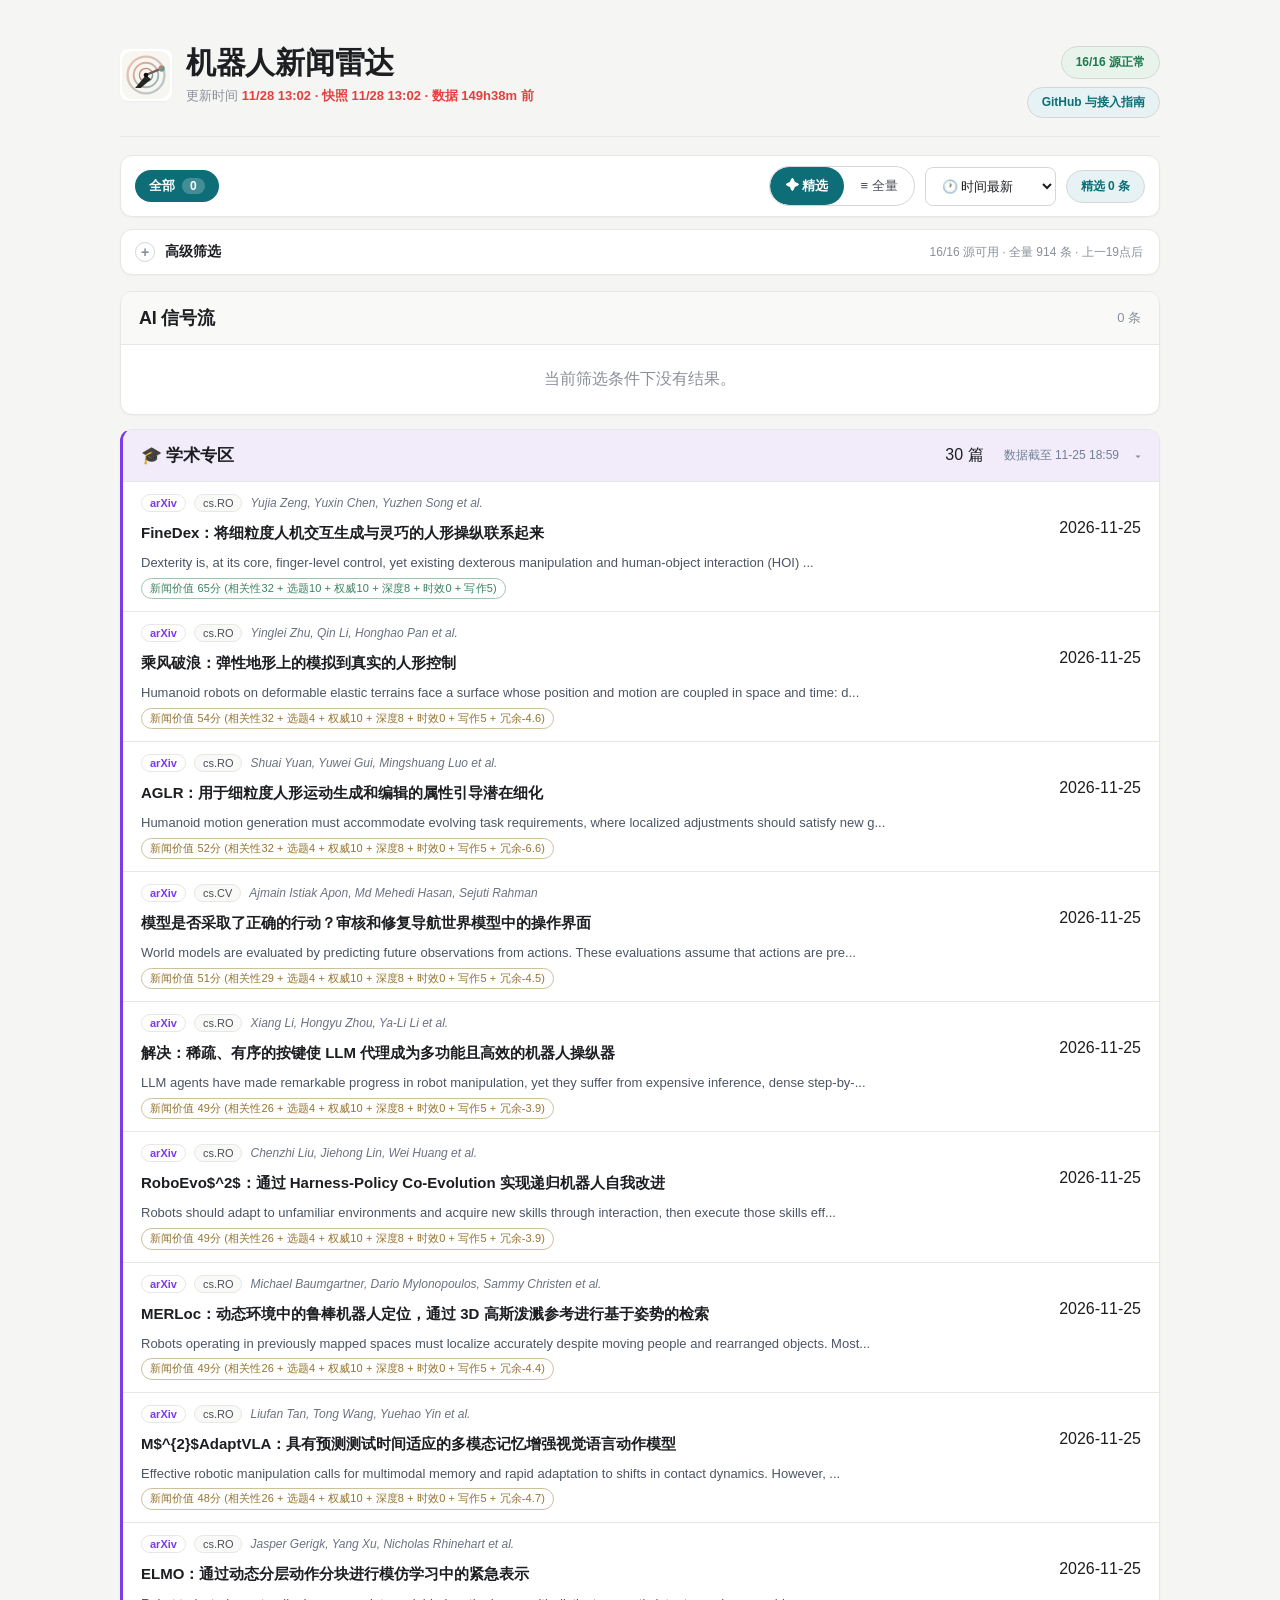
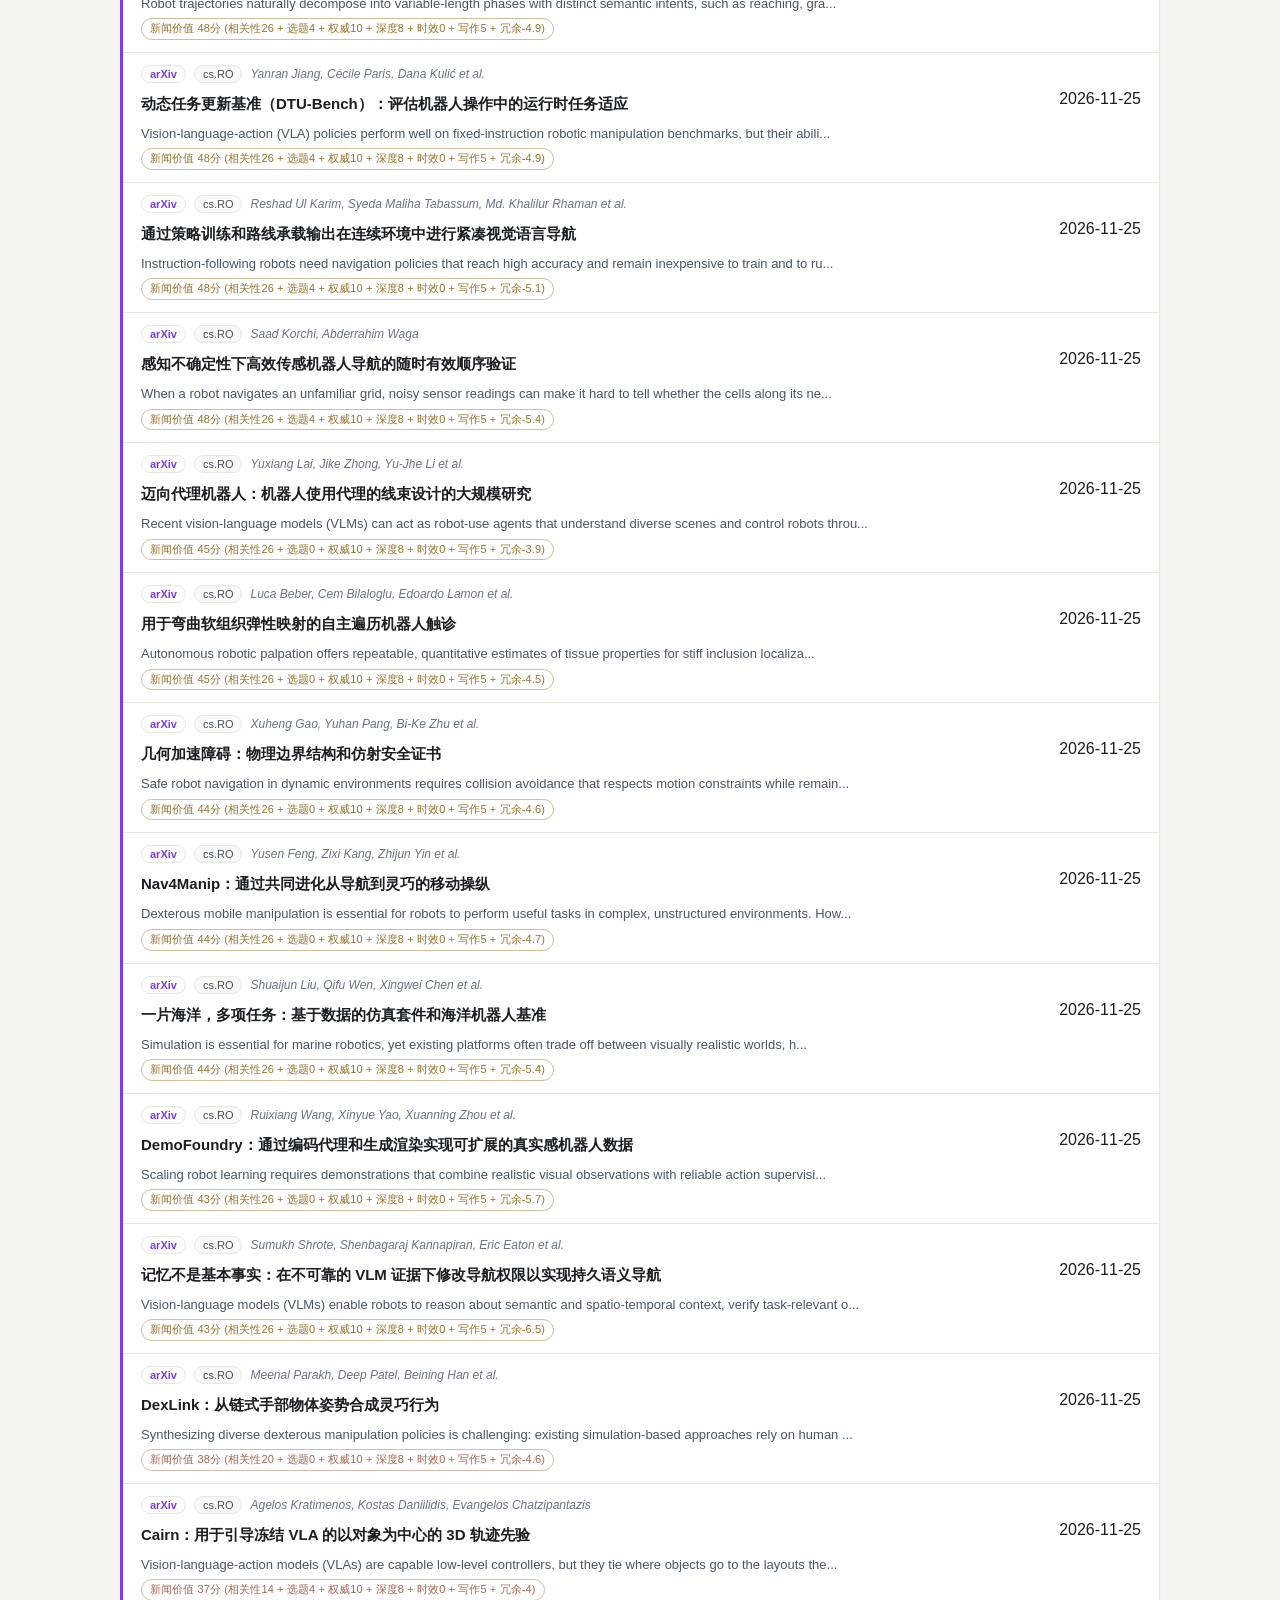
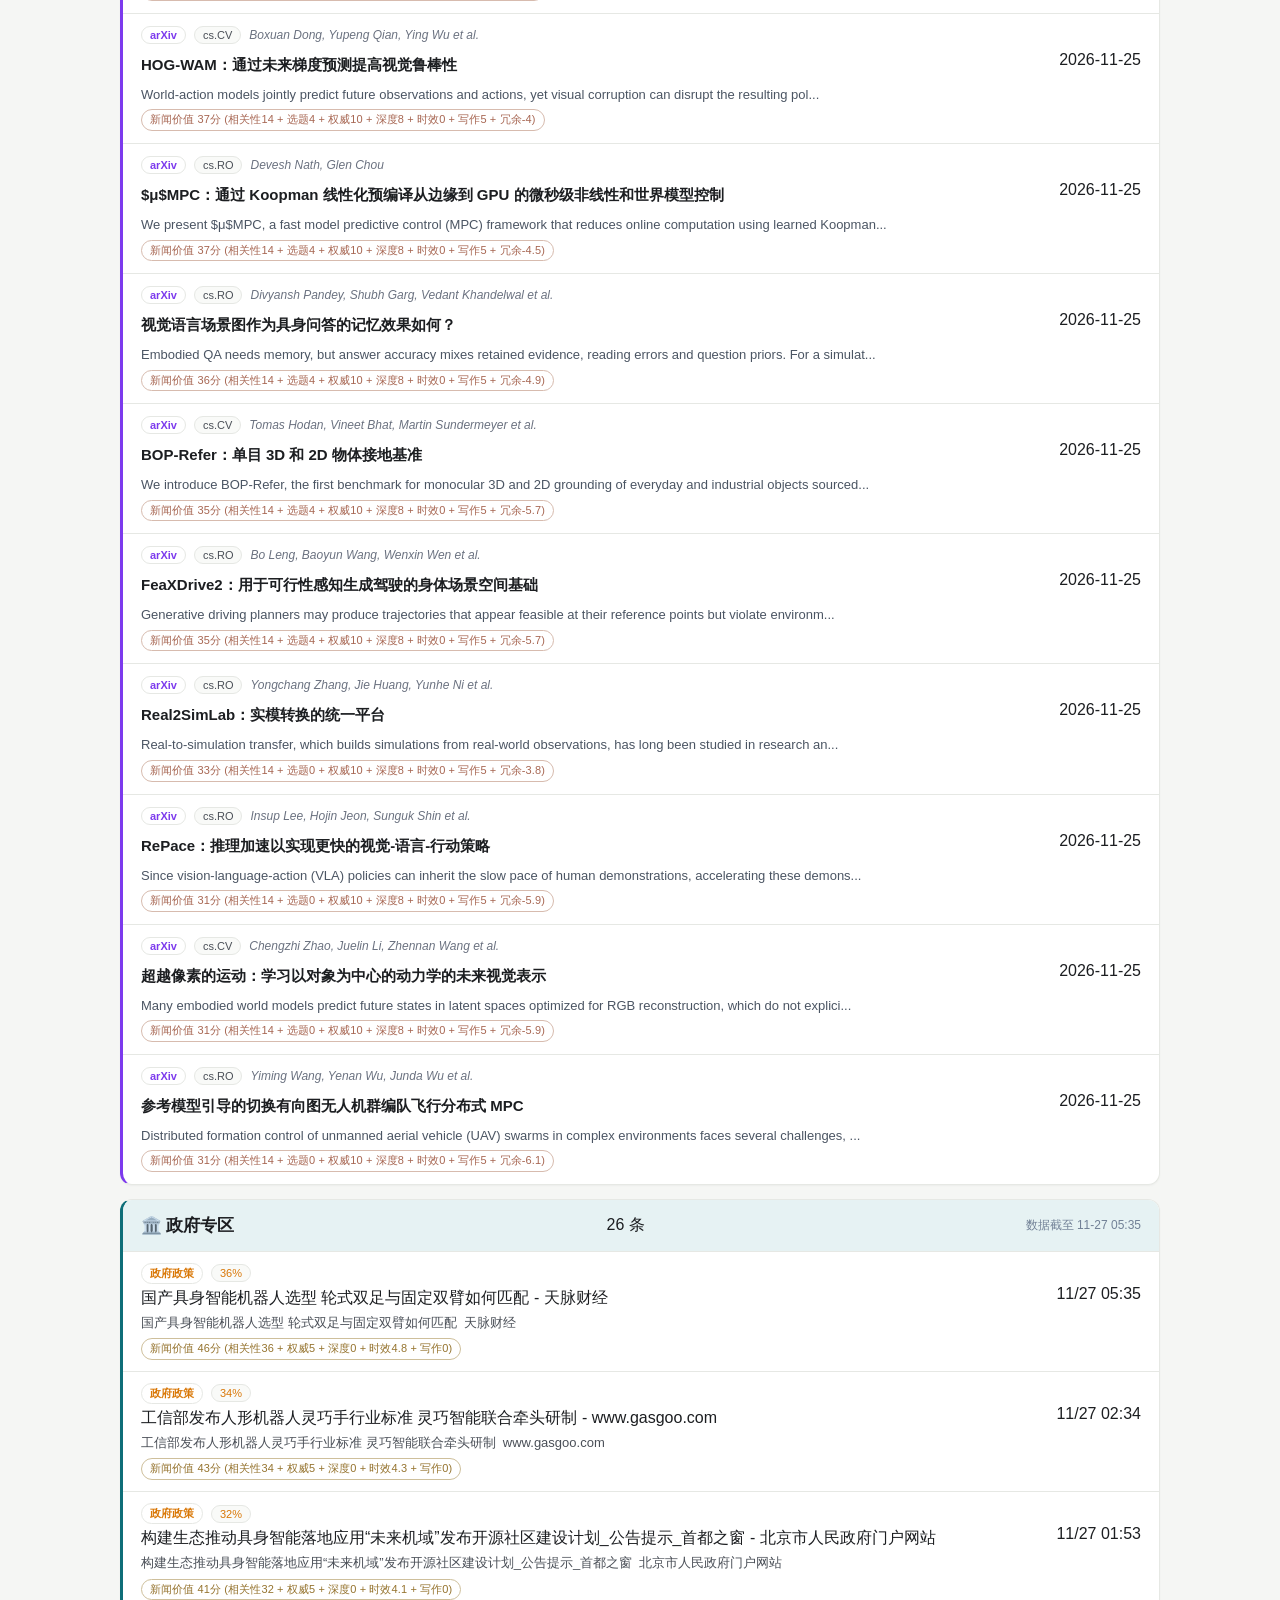
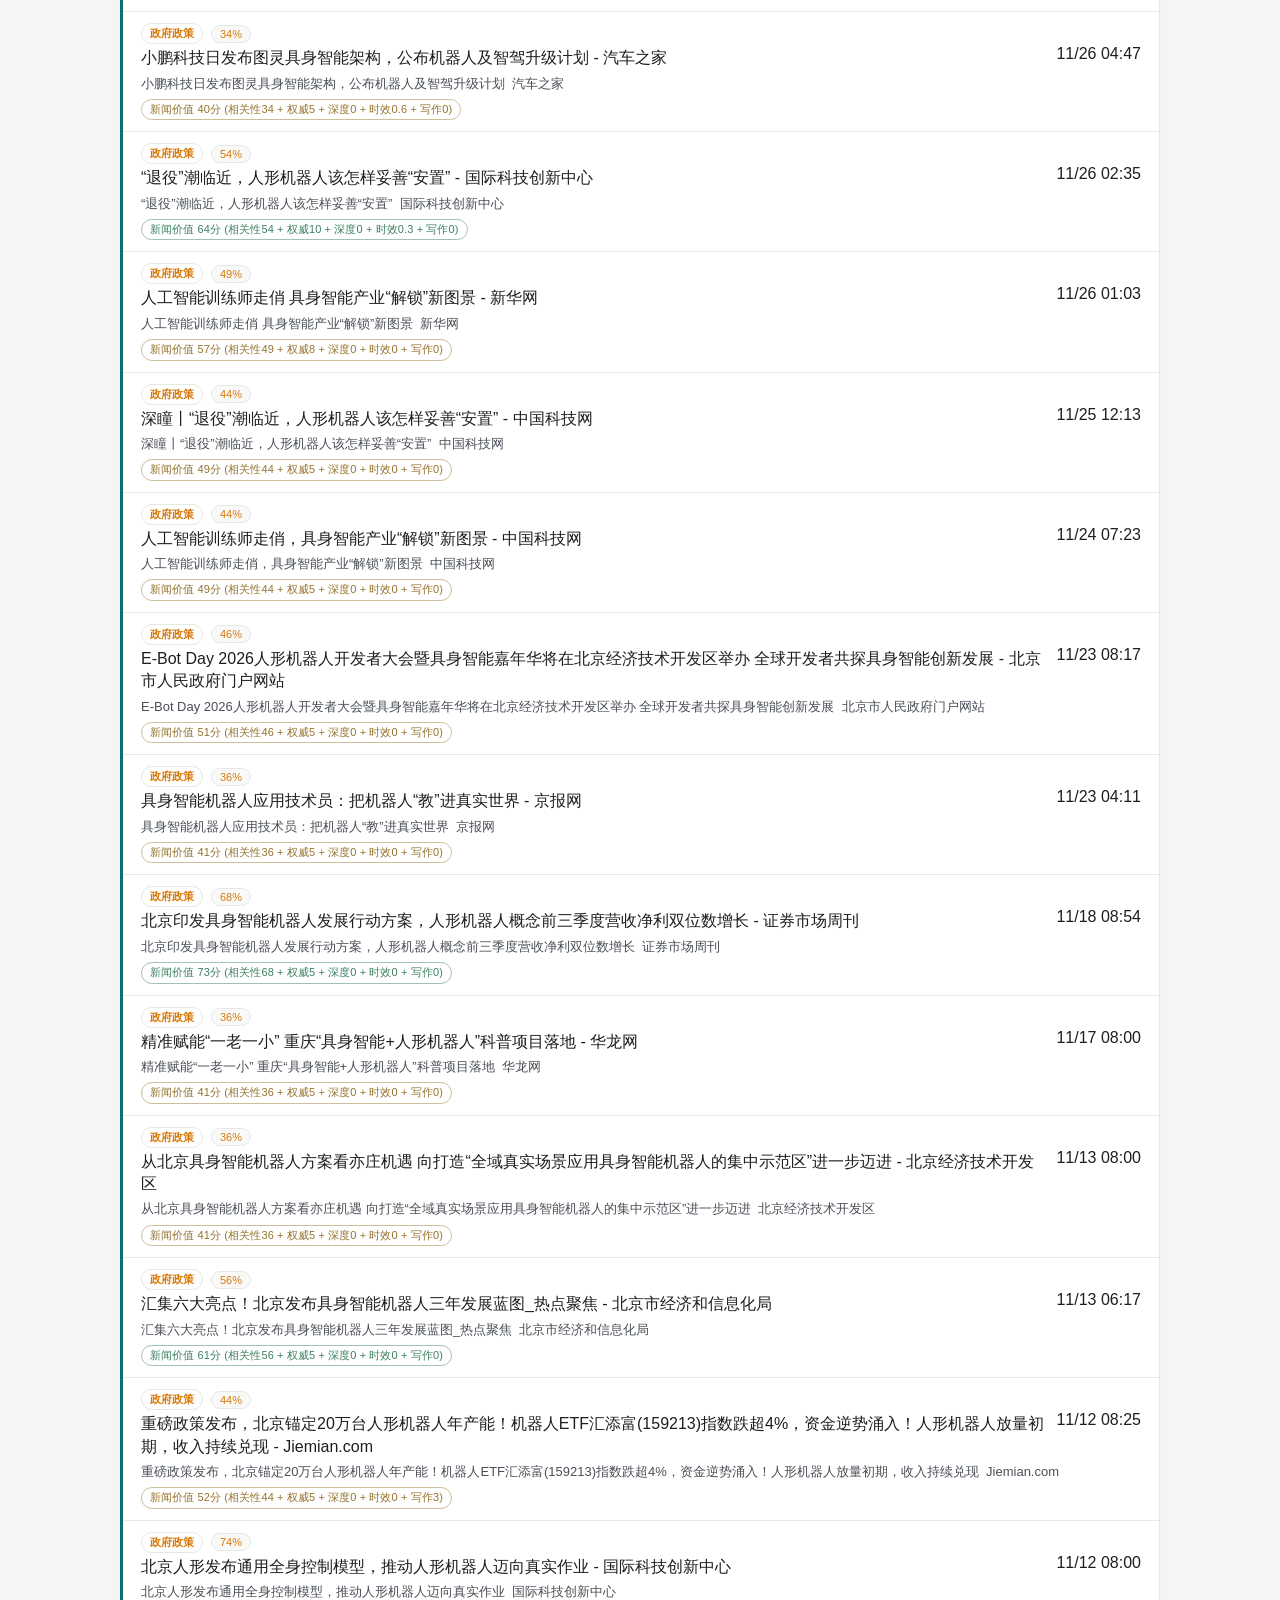
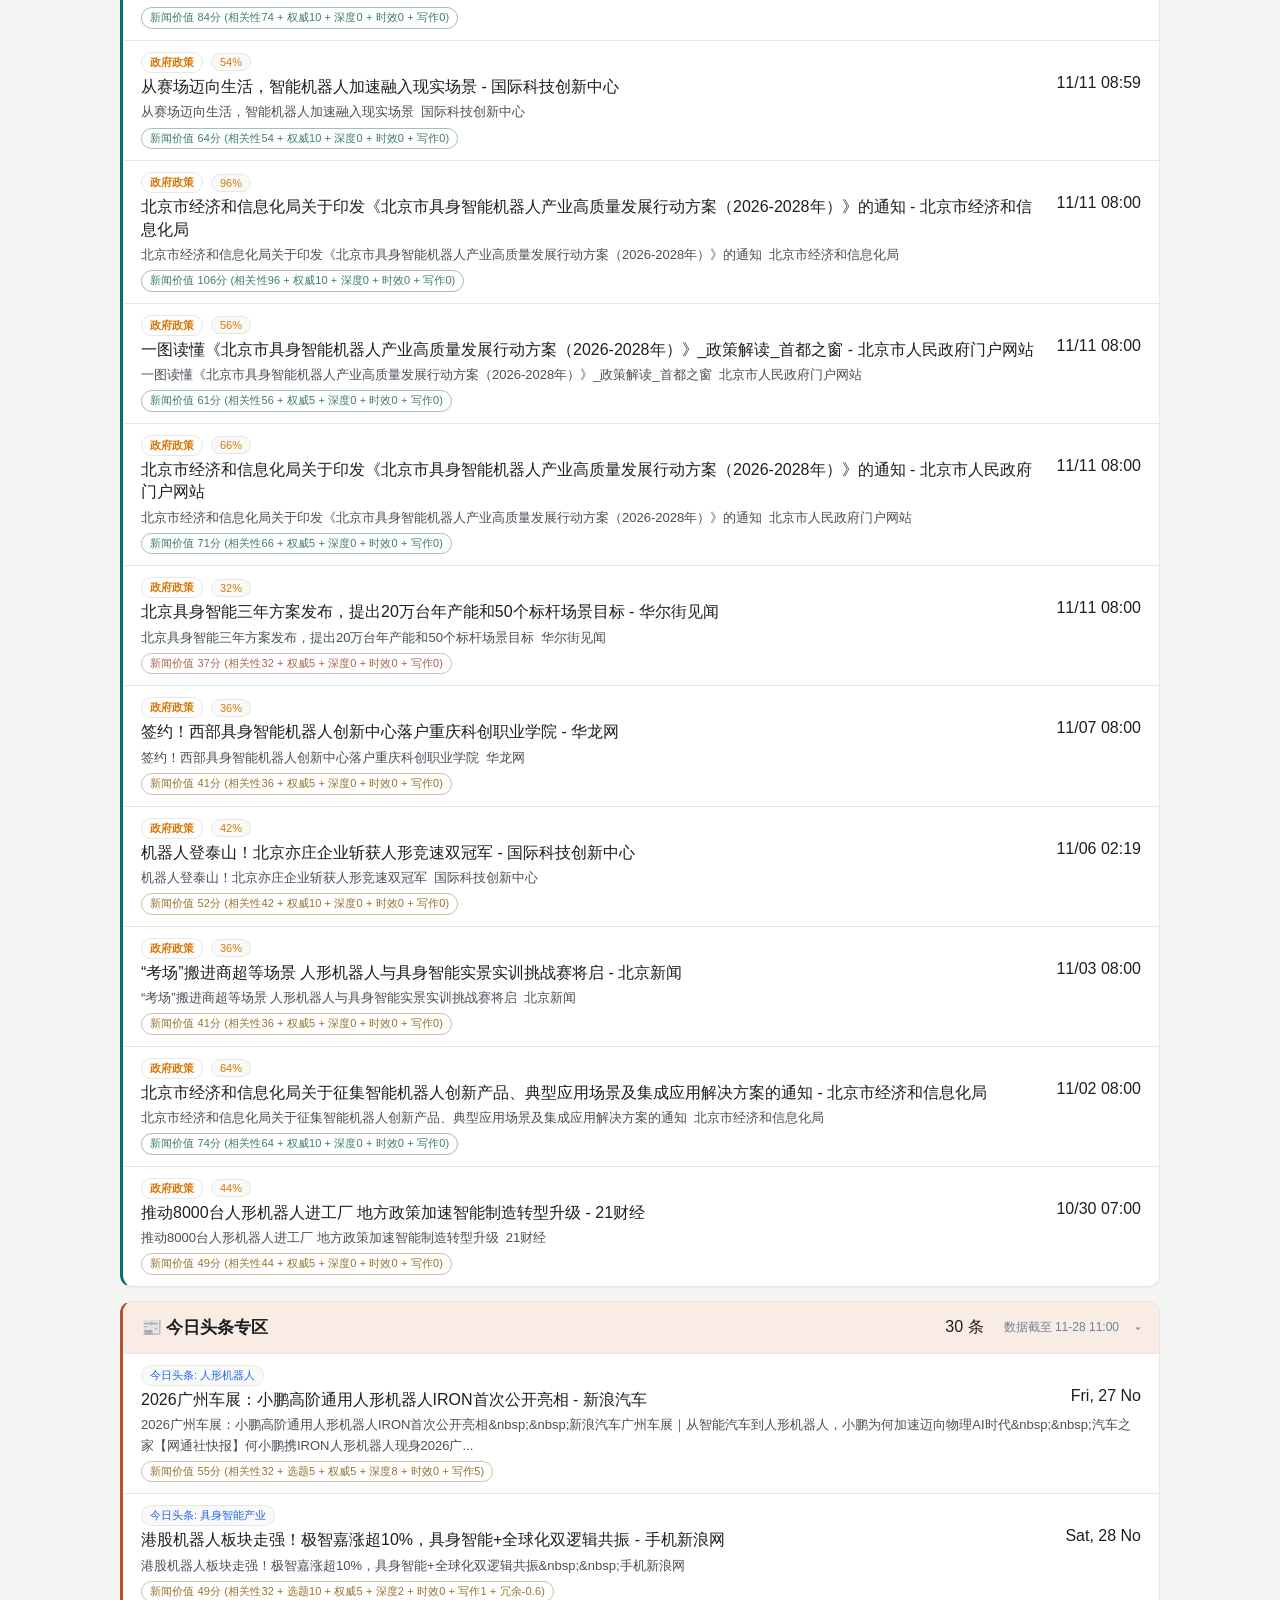
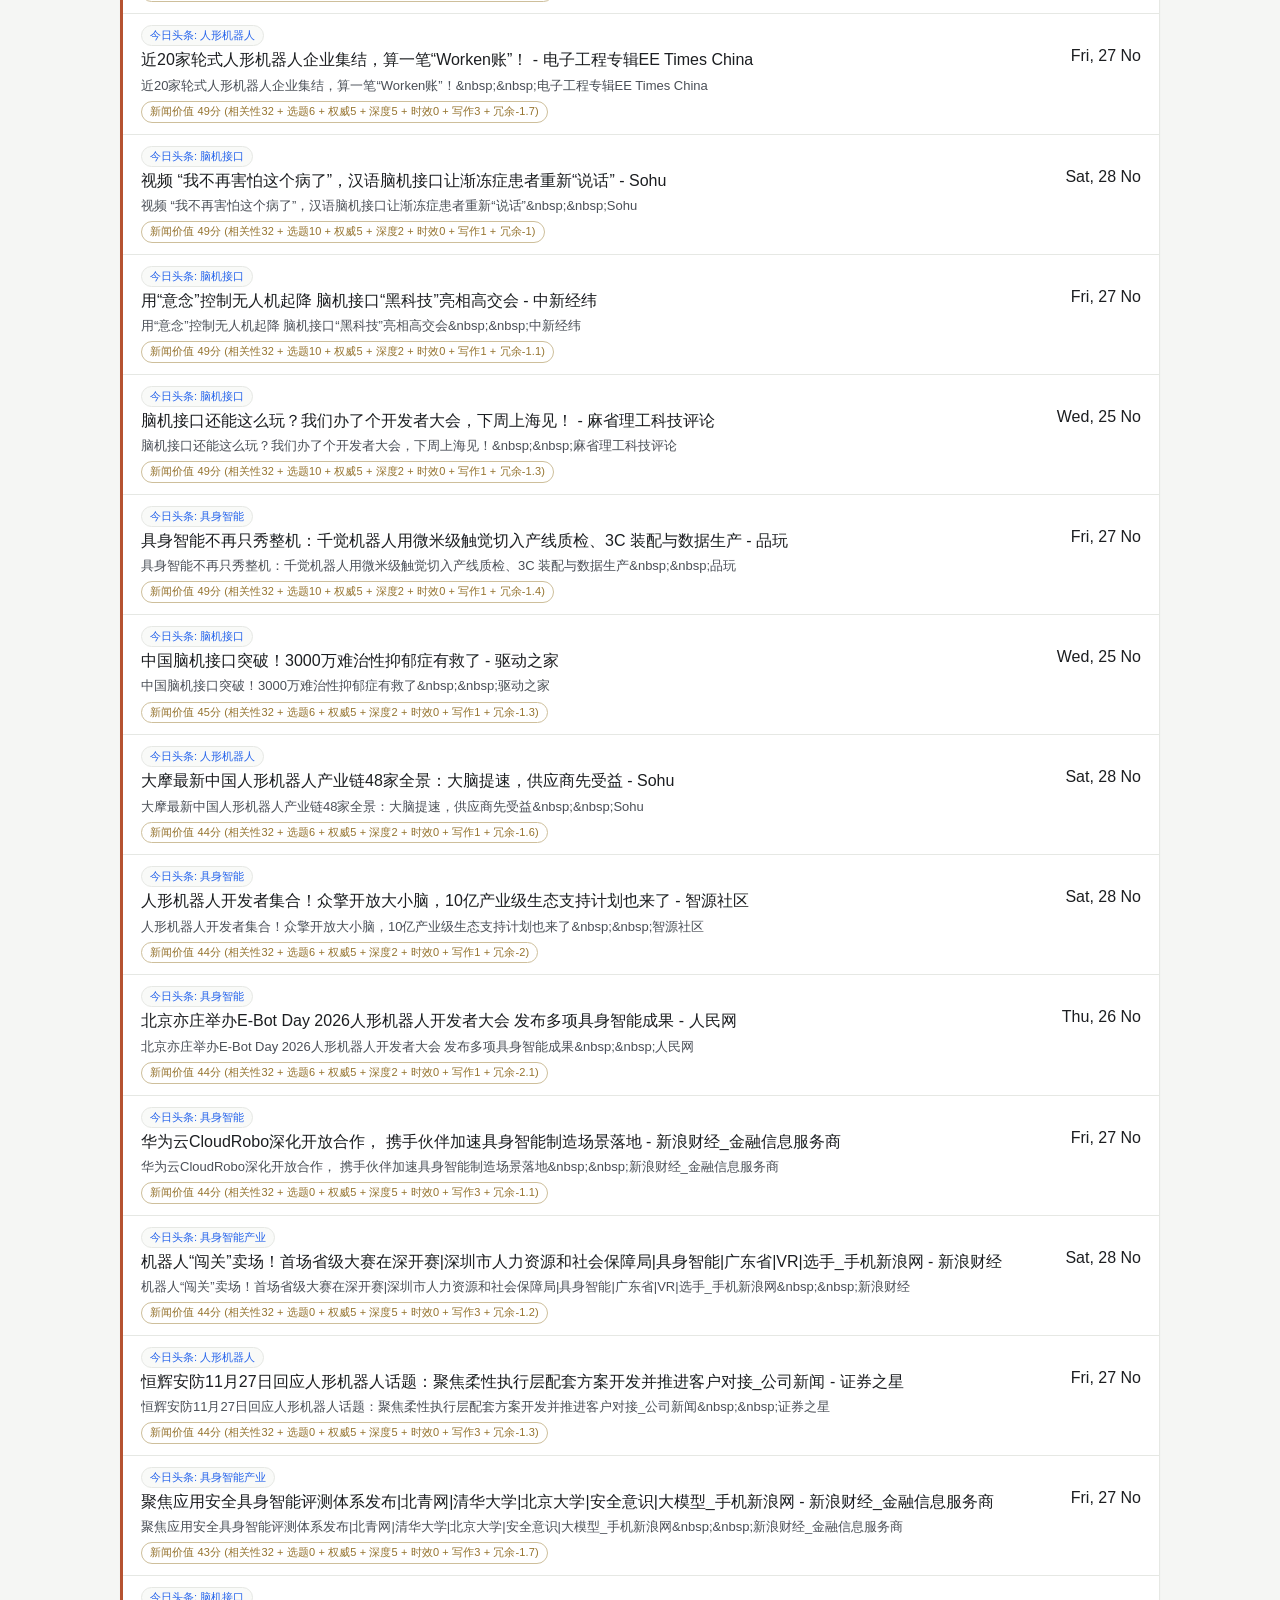
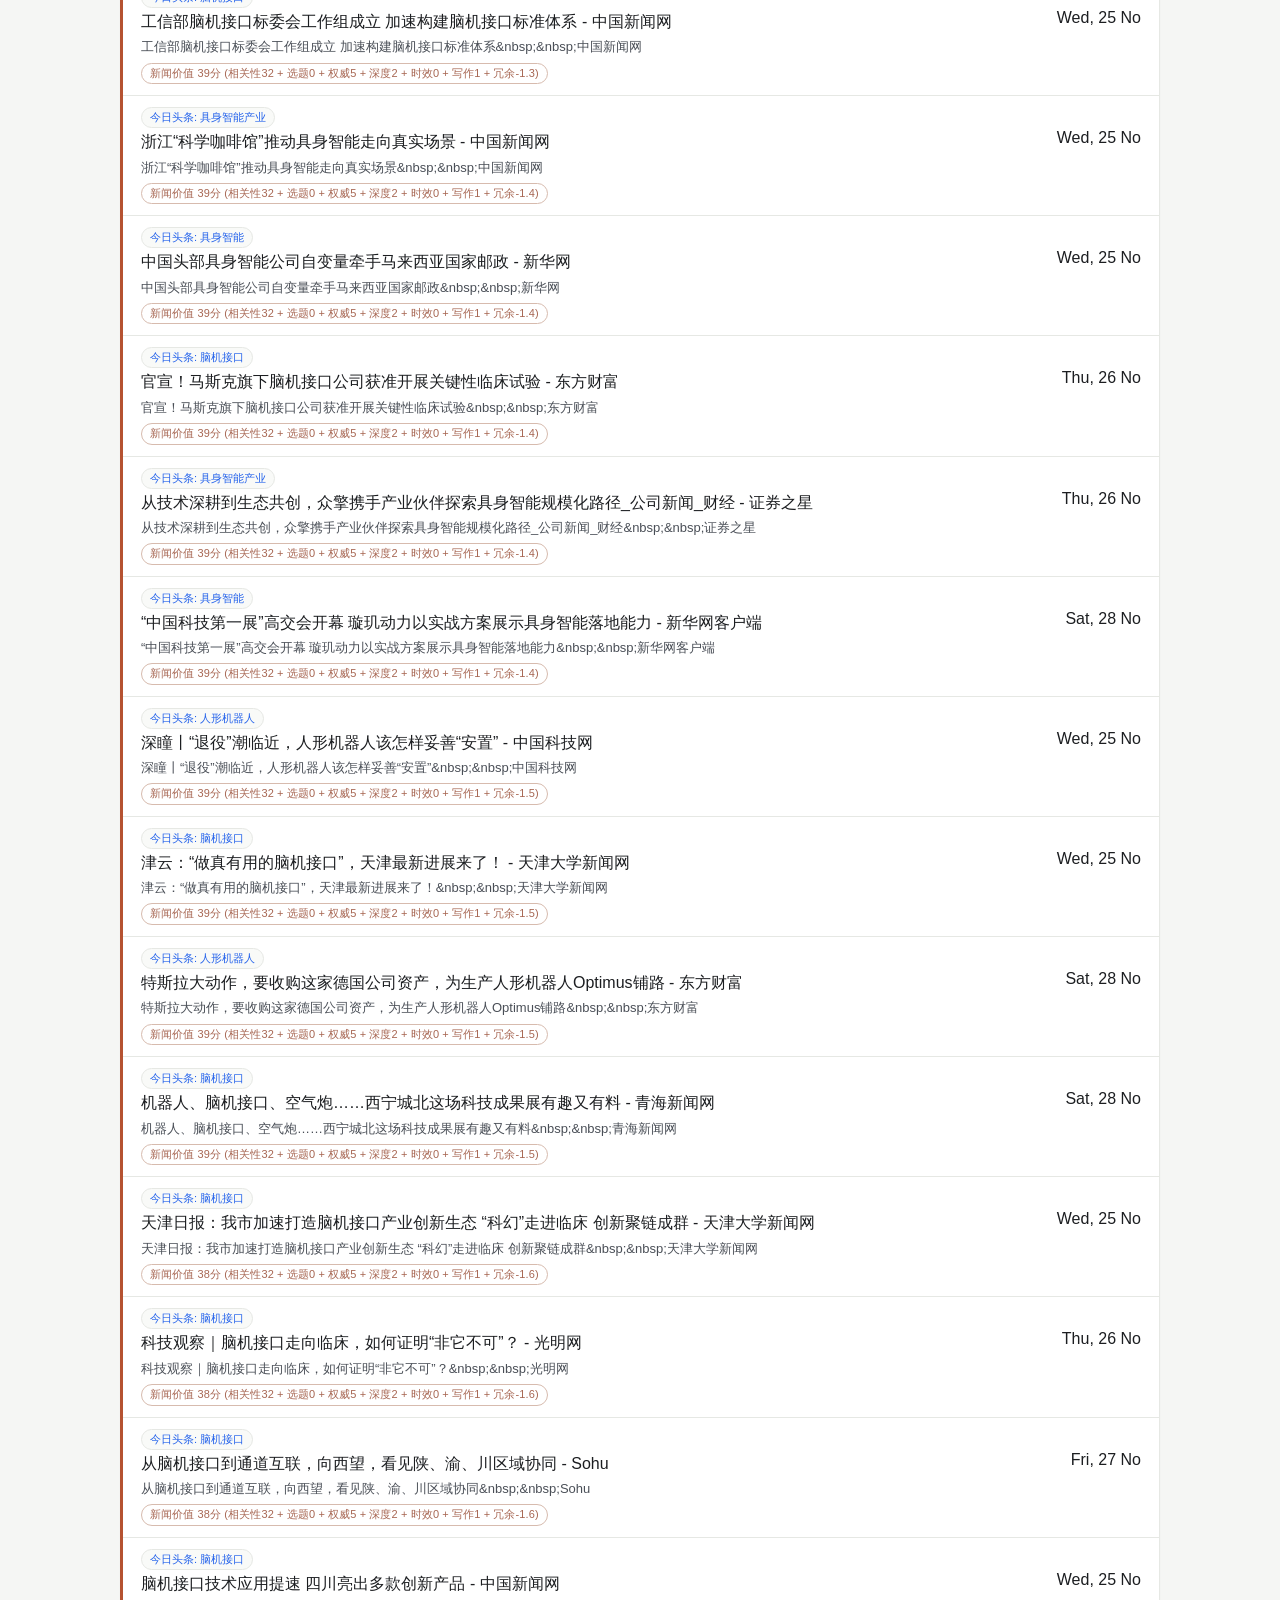
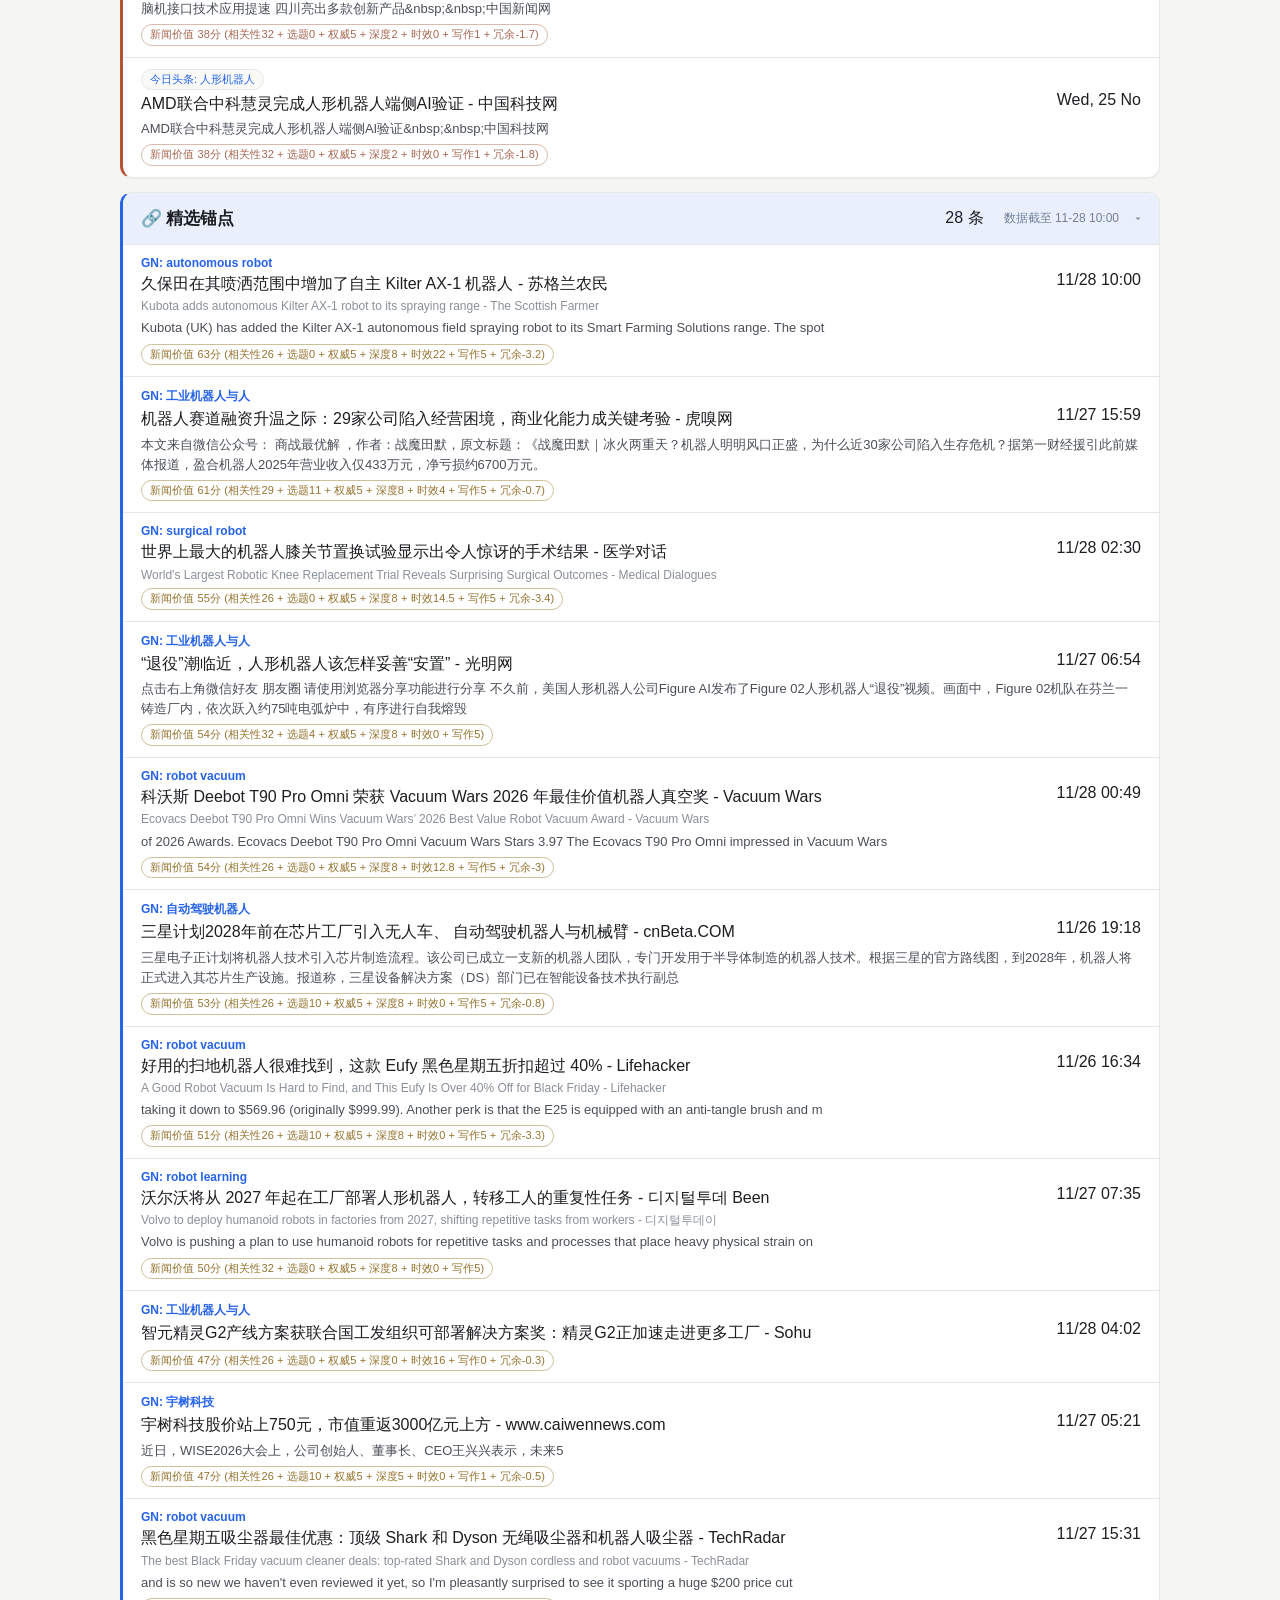
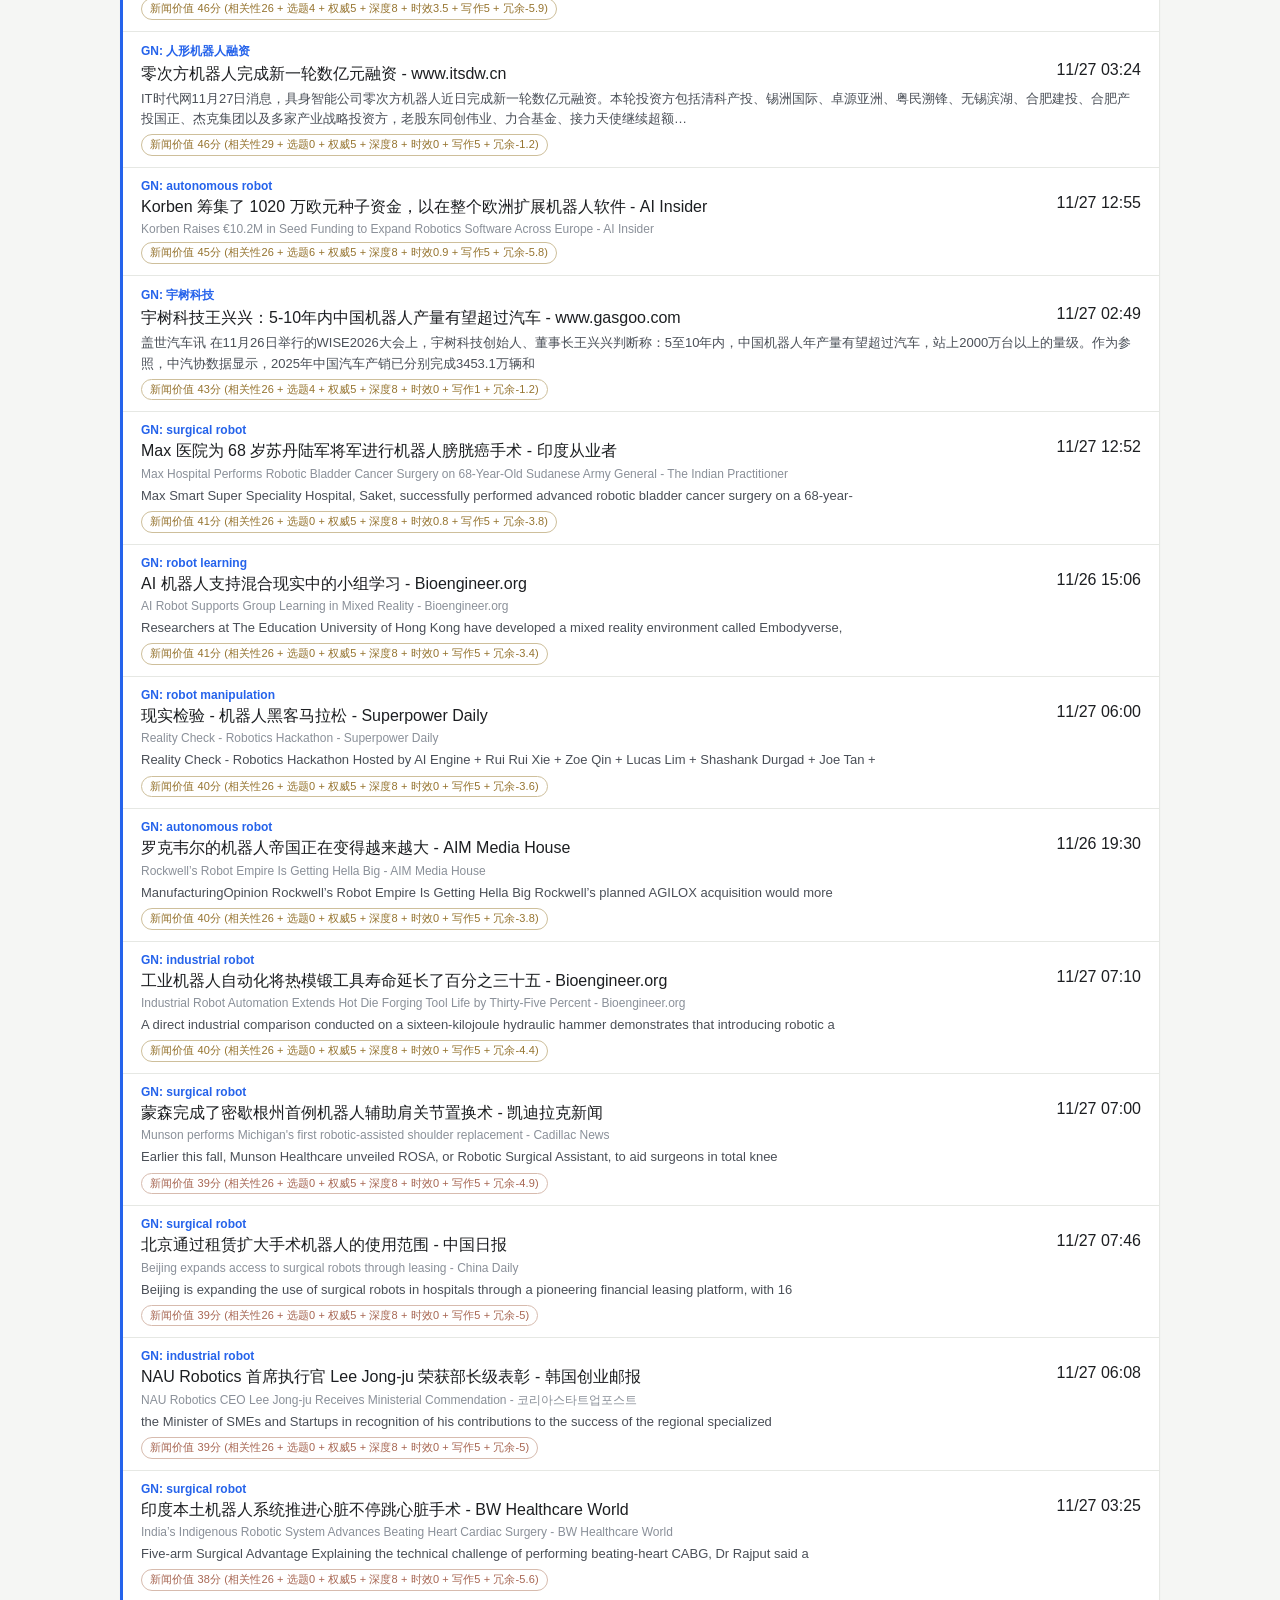
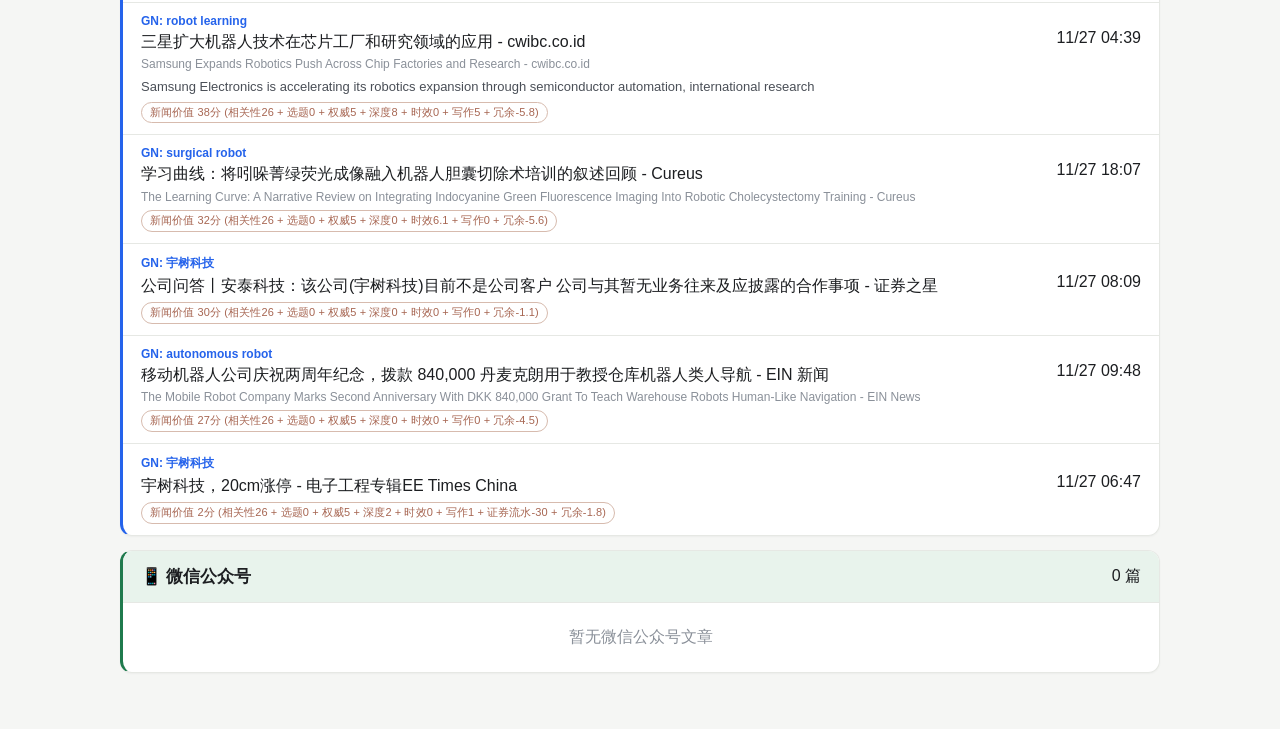
<file: index.html>
﻿<!doctype html>
<html lang="zh-CN">
  <head>
    <meta charset="UTF-8" />
    <meta name="viewport" content="width=device-width, initial-scale=1.0" />
    <title>机器人新闻雷达｜24 小时机器人更新雷达</title>
    <meta
      name="description"
      content="自动整理过去 24 小时值得看的机器人、具身智能、脑机接口更新；由 Jack 团队精选精准来源。"
    />
    <link rel="canonical" href="https://jackliu-teadrinker.github.io/ai-news-radar/" />
    <meta property="og:title" content="机器人新闻雷达｜24 小时机器人更新雷达" />
    <meta
      property="og:description"
      content="自动整理过去 24 小时值得看的机器人、具身智能、脑机接口更新；由 Jack 团队精选精准来源。"
    />
    <meta property="og:type" content="website" />
    <meta property="og:url" content="https://jackliu-teadrinker.github.io/ai-news-radar/" />
    <meta property="og:site_name" content="机器人新闻雷达" />
    <meta name="twitter:card" content="summary" />
    <meta name="twitter:title" content="机器人新闻雷达｜24 小时机器人更新雷达" />
    <meta
      name="twitter:description"
      content="自动整理过去 24 小时值得看的机器人、具身智能、脑机接口更新；由 Jack 团队精选精准来源。"
    />
    <link rel="icon" href="./assets/logo.svg" type="image/svg+xml" />
    <link rel="stylesheet" href="./assets/styles.css?v=20261015040710" />
  </head>
  <body>
    <main class="shell">
      <header class="hero">
        <div class="hero-main">
          <div class="hero-headline">
            <img class="hero-logo" src="./assets/logo.svg" alt="机器人新闻雷达 Logo" />
            <div>
              <h1>机器人新闻雷达</h1>
              <p class="hero-updated"><span class="updated-label">更新时间</span> <span class="updated" id="updatedAt">加载中...</span></p>
            </div>
          </div>
        </div>
        <div class="hero-side">
          <button class="src-badge" id="sourceBadge" type="button" title="点击展开高级筛选查看源健康与来源明细">源状态加载中…</button>
          <a class="gh-pill" href="https://github.com/Jackliu-teadrinker/ai-news-radar" target="_blank" rel="noopener noreferrer">GitHub 与接入指南</a>
        </div>
      </header>

      <section class="primary-controls" aria-label="筛选与排序">
        <section class="category-bar" id="categoryBar"></section>
        <div class="mode-switch">
          <button id="modeAiBtn" class="mode-btn active" type="button">✦ 精选</button>
          <button id="modeAllBtn" class="mode-btn" type="button">≡ 全量</button>
        </div>
        <select id="sortSelect" title="排序方式">
          <option value="time">🕐 时间最新</option>
          <option value="priority">🔢 分区优先级</option>
          <option value="total_score">⭐ 五维总分</option>
          <option value="relevance">🎯 相关性</option>
          <option value="authority">🏛️ 权威性</option>
          <option value="depth">📊 内容深度</option>
          <option value="timeliness">⏰ 时效性</option>
        </select>
        <span class="mode-count" id="modeCountBadge"></span>
      </section>

      <details class="advanced-panel" id="advancedPanel">
        <summary>
          <span>高级筛选</span>
          <span class="advanced-summary" id="advancedSummary">按站点搜索，或检查各信源采集是否正常</span>
        </summary>
        <div class="advanced-content">
          <div class="advanced-search">
            <input id="searchInput" type="search" placeholder="搜索标题 / 来源 / 关键词" />
          </div>
          <div class="advanced-controls">
            <label class="field">
              <span>站点</span>
              <select id="siteSelect">
                <option value="">全部站点</option>
              </select>
            </label>
            <label id="allDedupeWrap" class="all-dedupe" for="allDedupeToggle">
              <input id="allDedupeToggle" type="checkbox" checked />
              <span class="all-dedupe-dot"></span>
              <span id="allDedupeLabel">去重开</span>
            </label>
            <label id="todayCutoffWrap" class="all-dedupe" for="todayCutoffToggle">
              <input id="todayCutoffToggle" type="checkbox" checked />
              <span class="all-dedupe-dot"></span>
              <span id="todayCutoffLabel">上一 19 点后</span>
            </label>
          </div>
          <div class="source-health" id="sourceHealth">源状态加载中...</div>
          <section class="site-pills" id="sitePills"></section>
        </div>
      </details>

      <section class="list-wrap">
        <div class="list-head">
          <h2 id="listTitle">机器人信号流</h2>
          <span id="resultCount">0 条</span>
        </div>
        <div id="newsList" class="news-list"></div>
      </section>

      <!-- 🎓 学术专区（arXiv cs.RO 机器人论文） -->
            <section class="list-wrap arxiv-section" id="arxivSection" style="">
              <div class="list-head">
                <h2>🎓 学术专区</h2>
                <span id="arxivCount">0 篇</span>
              </div>
              <div id="arxivList" class="news-list arxiv-list"></div>
            </section>
            <!-- 🏛️ 政府专区（中国机器人与具身智能政策新闻） -->
            <section class="list-wrap gov-section" id="govSection" style="">
              <div class="list-head">
                <h2>🏛️ 政府专区</h2>
                <span id="govCount">0 条</span>
              </div>
              <div id="govList" class="news-list gov-list"></div>
            </section>

            <!-- 📰 今日头条专区（Bing 搜索机器人相关新闻） -->
            <section class="list-wrap toutiao-section" id="toutiaoSection" style="">
              <div class="list-head">
                <h2>📰 今日头条专区</h2>
                <span id="toutiaoCount">0 条</span>
              </div>
              <div id="toutiaoList" class="news-list toutiao-list"></div>
            </section>

            <!-- 精选锚点专区（底部） -->
      <section class="list-wrap anchor-section" id="anchorSection" style="">
        <div class="list-head">
          <h2>🔗 精选锚点</h2>
          <span id="anchorCount">0 条</span>
        </div>
        <div id="anchorList" class="news-list"></div>
      </section>

      <!-- ══════════ 微信公众号专区（移至底部，Jack 2026-09-16）══════════ -->
      <section class="list-wrap wechat-section" id="wechatSection" style="">
        <div class="list-head">
          <h2>📱 微信公众号</h2>
          <span id="wechatCount">0 篇</span>
        </div>
        <div id="wechatList" class="news-list wechat-list"></div>
      </section>
    </main>

    <template id="itemTpl">
      <article class="news-card">
        <div class="meta-row">
          <span class="site"></span>
          <span class="category"></span>
        </div>
        <div class="title-row">
          <a class="title" target="_blank" rel="noopener noreferrer"></a>
          <time class="time"></time>
        </div>
        <p class="description"></p>
        <div class="score-row"><span class="score score-none">--</span></div>
      </article>
    </template>

    <script src="./assets/app.js?v=20261128130227" defer></script>
  </body>
</html>
</file>
<file: assets/styles.css>
:root {
  /* 主色：深 teal 青；强调：琥珀暖色；状态三色 */
  --bg: #f5f6f4;
  --surface: #ffffff;
  --surface-soft: #f9faf8;
  --ink: #1c1e21;
  --ink-2: #4a4f57;
  --muted: #8a9099;
  --line: #e6e8e4;
  --line-strong: #d5d8d2;
  --accent: #0e6e78;
  --accent-soft: #e6f2f3;
  --warm: #b55231;
  --warm-soft: #f8ece5;
  --good: #1f7a4d;
  --good-soft: #e8f3ec;
  --warn: #9a6700;
  --warn-soft: #faf3e0;
  --bad: #b42318;
  --bad-soft: #fdecea;
  --violet: #7c3aed;
  --violet-soft: #f1ebfa;
  --blue: #2563eb;
  --blue-soft: #e9effd;
  --radius: 12px;
  --radius-sm: 8px;
  --shadow-sm: 0 1px 2px rgba(20,25,25,.04);
  --shadow: 0 2px 10px rgba(20,25,25,.05);
}
* {
  box-sizing: border-box;
}
html, body {
  margin: 0;
  min-height: 100%;
  font-family: -apple-system, BlinkMacSystemFont, "Segoe UI", "Noto Sans SC", "Microsoft YaHei", sans-serif;
  color: var(--ink);
  background: var(--bg);
  -webkit-font-smoothing: antialiased;
}
button, input, select {
  font: inherit;
}
button {
  cursor: pointer;
}

/* ── 容器 ─────────────────────────── */
.shell {
  max-width: 1080px;
  margin: 0 auto;
  padding: 28px 20px 56px;
}

/* ── Hero 头 ──────────────────────── */
.hero {
  display: grid;
  grid-template-columns: minmax(0, 1fr) auto;
  gap: 20px;
  padding: 18px 0;
  border-bottom: 1px solid var(--line);
  margin-bottom: 18px;
}
.hero-main {
  min-width: 0;
}
.hero-headline {
  display: flex;
  gap: 14px;
  align-items: center;
}
.hero-headline > div {
  min-width: 0;
}
.hero-logo {
  width: 52px;
  height: 52px;
  border-radius: var(--radius-sm);
  background: var(--surface);
  box-shadow: var(--shadow-sm);
}
.hero h1 {
  margin: 0;
  font-size: 30px;
  line-height: 1.15;
  overflow-wrap: break-word;
  letter-spacing: -.01em;
}
.hero-updated {
  margin: 6px 0 0;
  font-size: 13px;
  color: var(--muted);
}
.updated {
  color: var(--ink);
  font-weight: 600;
}
.hero-side {
  align-self: start;
  display: grid;
  justify-items: end;
  gap: 8px;
}
.src-badge {
  border: 1px solid var(--line-strong);
  background: var(--warn-soft);
  color: var(--warn);
  border-radius: 999px;
  padding: 7px 14px;
  font-size: 12px;
  font-weight: 600;
}
.src-badge.ok {
  border-color: var(--line-strong);
  background: var(--good-soft);
  color: var(--good);
}
.src-badge.warn {
  border-color: var(--line-strong);
  background: var(--warn-soft);
  color: var(--warn);
}
.gh-pill {
  border: 1px solid var(--line-strong);
  background: var(--accent-soft);
  color: var(--accent);
  border-radius: 999px;
  padding: 6px 14px;
  font-size: 12px;
  font-weight: 600;
  text-decoration: none;
}
.gh-pill:hover {
  background: rgba(14, 110, 120, .16);
}

/* ── 分类计数胶囊栏 ───────────────── */
.category-bar {
  margin-bottom: 14px;
  display: flex;
  flex-wrap: wrap;
  gap: 8px;
  padding: 12px;
  border: 1px solid var(--line);
  border-radius: var(--radius);
  background: var(--surface);
  box-shadow: var(--shadow-sm);
}
.cat-pill {
  display: inline-flex;
  align-items: center;
  gap: 7px;
  border: 1px solid transparent;
  background: transparent;
  color: var(--ink-2);
  border-radius: 999px;
  padding: 6px 13px;
  font-size: 13px;
}
.cat-pill .cat-count {
  font-weight: 700;
  color: var(--accent);
  font-variant-numeric: tabular-nums;
}
.cat-pill:hover {
  background: var(--surface-soft);
  color: var(--ink);
}
.cat-pill.active {
  background: var(--accent);
  color: #fff;
  font-weight: 600;
}
.cat-pill.active .cat-count {
  color: #fff;
  background: rgba(255,255,255,.22);
  border-radius: 999px;
  padding: 1px 8px;
  font-size: 12px;
}
.cat-pill.empty {
  border-color: rgba(14, 110, 120, .3);
}
.cat-pill.empty .cat-count {
  color: var(--muted);
}

/* ── 主控制区：分区胶囊 + 精选/全量 + 排序 同行合并 ── */
.primary-controls {
  margin-bottom: 12px;
  display: grid;
  grid-template-columns: minmax(0, 1fr) auto auto auto;
  gap: 10px;
  align-items: center;
  border: 1px solid var(--line);
  border-radius: var(--radius);
  background: var(--surface);
  box-shadow: var(--shadow-sm);
  padding: 10px 14px;
}
/* 分区胶囊栏作为主控制区首格：去掉独立边框，融入行内 */
.primary-controls .category-bar {
  margin: 0;
  padding: 0;
  border: 0;
  background: transparent;
  box-shadow: none;
  display: flex;
  flex-wrap: wrap;
  gap: 6px;
  overflow-x: auto;
}
/* 高级筛选：搜索框（收进折叠区） */
.advanced-search {
  padding-top: 14px;
}
.advanced-search input {
  width: 100%;
}
/* 分区 0 项自动隐藏（学术 0 / 商业 0 等），减少视觉噪点 */
.cat-pill.empty {
  display: none;
}
.mode-count {
  border: 1px solid var(--line-strong);
  background: var(--accent-soft);
  color: var(--accent);
  border-radius: 999px;
  padding: 7px 14px;
  font-size: 12px;
  font-weight: 600;
  white-space: nowrap;
}
.mode-switch {
  display: inline-flex;
  border: 1px solid var(--line-strong);
  border-radius: 999px;
  overflow: hidden;
  background: var(--surface);
  height: 40px;
}
input, select {
  width: 100%;
  border: 1px solid var(--line-strong);
  background: var(--surface);
  color: var(--ink);
  border-radius: var(--radius-sm);
  padding: 11px 12px;
  font-size: 14px;
}
input:focus, select:focus, button:focus-visible, summary:focus-visible {
  outline: 2px solid rgba(14, 110, 120, .35);
  outline-offset: 2px;
}
#sortSelect {
  width: auto;
  min-width: 0;
  padding: 10px 12px;
  font-size: 13px;
  cursor: pointer;
  border-radius: var(--radius-sm);
  border: 1px solid var(--line-strong);
  background: var(--surface);
  color: var(--ink);
}

/* ── 高级筛选 ─────────────────────── */
.advanced-panel {
  margin-bottom: 16px;
  border: 1px solid var(--line);
  border-radius: var(--radius);
  background: var(--surface);
  box-shadow: var(--shadow-sm);
}
.advanced-panel summary {
  position: relative;
  display: flex;
  justify-content: space-between;
  gap: 12px;
  align-items: center;
  padding: 13px 16px 13px 44px;
  color: var(--ink);
  font-size: 14px;
  font-weight: 600;
  list-style: none;
  cursor: pointer;
}
.advanced-panel summary::-webkit-details-marker {
  display: none;
}
.advanced-panel summary::before {
  content: "+";
  width: 18px;
  height: 18px;
  position: absolute;
  left: 14px;
  top: 50%;
  transform: translateY(-50%);
  display: grid;
  place-items: center;
  border: 1px solid var(--line-strong);
  border-radius: 50%;
  color: var(--muted);
  font-weight: 700;
}
.advanced-panel[open] summary::before {
  content: "−";
}
.advanced-summary {
  color: var(--muted);
  font-size: 12px;
  font-weight: 400;
  white-space: nowrap;
}
.advanced-content {
  display: grid;
  gap: 12px;
  padding: 0 16px 16px;
  border-top: 1px solid var(--line);
}
.advanced-controls {
  display: grid;
  grid-template-columns: minmax(180px, .8fr) auto;
  gap: 10px;
  align-items: end;
  padding-top: 14px;
}
.field {
  display: grid;
  gap: 6px;
  color: var(--muted);
  font-size: 12px;
}
.mode-btn {
  height: 38px;
  border: 0;
  background: transparent;
  color: var(--ink-2);
  padding: 0 16px;
  font-size: 13px;
  border-radius: 999px;
}
.mode-btn.active {
  background: var(--accent);
  color: #fff;
  font-weight: 600;
}
.all-dedupe {
  display: none;
  min-height: 40px;
  align-items: center;
  gap: 8px;
  border: 1px solid var(--line);
  border-radius: var(--radius-sm);
  padding: 0 12px;
  font-size: 13px;
  color: var(--ink-2);
  background: var(--surface-soft);
  cursor: pointer;
  user-select: none;
}
.all-dedupe.show {
  display: inline-flex;
}
.all-dedupe input {
  position: absolute;
  opacity: 0;
  width: 0;
  height: 0;
}
.all-dedupe-dot {
  width: 12px;
  height: 12px;
  border-radius: 50%;
  border: 1px solid rgba(28,30,33,.25);
  background: rgba(28,30,33,.12);
}
.all-dedupe input:checked + .all-dedupe-dot {
  border-color: var(--accent);
  background: var(--accent);
}

/* ── 源健康 ───────────────────────── */
.source-health {
  display: grid;
  gap: 10px;
}
.health-grid {
  display: grid;
  grid-template-columns: repeat(4, minmax(0, 1fr));
  gap: 8px;
}
.health-metric {
  display: grid;
  gap: 3px;
  min-width: 0;
  border: 1px solid var(--line);
  border-radius: var(--radius-sm);
  padding: 10px 12px;
  background: var(--surface-soft);
}
.health-metric strong {
  font-size: 18px;
}
.health-label {
  color: var(--muted);
  font-size: 12px;
}
.health-metric.ok strong { color: var(--good); }
.health-metric.warn strong { color: var(--warn); }
.health-metric.bad strong { color: var(--bad); }
.health-empty, .health-ok {
  border: 1px dashed var(--line-strong);
  border-radius: var(--radius-sm);
  padding: 10px 12px;
  color: var(--muted);
  font-size: 13px;
}
.health-ok {
  color: var(--good);
  border-style: solid;
  border-color: var(--line);
  background: var(--good-soft);
}
.health-issues {
  display: grid;
  gap: 8px;
}
.health-issue {
  border: 1px solid rgba(180,35,24,.2);
  border-radius: var(--radius-sm);
  padding: 10px 12px;
  background: var(--bad-soft);
}
.health-issue-title {
  color: var(--bad);
  font-size: 13px;
  font-weight: 600;
}
.health-issue ul {
  margin: 7px 0 0;
  padding-left: 18px;
  color: var(--ink-2);
  font-size: 12px;
  line-height: 1.45;
}
.site-pills {
  display: flex;
  flex-wrap: wrap;
  gap: 8px;
}
.pill {
  border: 1px solid var(--line);
  background: var(--surface-soft);
  color: var(--ink-2);
  border-radius: 999px;
  padding: 6px 12px;
  cursor: pointer;
  font-size: 12px;
}
.pill.active {
  background: var(--accent-soft);
  border-color: var(--accent);
  color: var(--accent);
  font-weight: 600;
}

/* ── 列表区（各板块共用卡片） ─────── */
.list-wrap {
  margin-top: 14px;
  border: 1px solid var(--line);
  border-radius: var(--radius);
  background: var(--surface);
  overflow: hidden;
  box-shadow: var(--shadow-sm);
}
.list-head {
  padding: 14px 18px;
  display: flex;
  justify-content: space-between;
  align-items: center;
  gap: 12px;
  border-bottom: 1px solid var(--line);
  background: var(--surface-soft);
}
.list-head h2 {
  margin: 0;
  font-size: 18px;
  letter-spacing: -.01em;
}
/* ── 专区折叠（学术 / 今日头条 / 精选锚点）───────────────── */
/* 只挂在带 collapsible 类的 .list-head 上，主信号流不受影响 */
.list-head.collapsible {
  cursor: pointer;
  user-select: none;
  transition: background .15s;
}
.list-head.collapsible > h2 {
  flex: 1;
}
.list-head.collapsible:hover {
  background: var(--surface);
}
.list-head .collapse-ind {
  font-size: 12px;
  color: var(--muted);
  transition: transform .2s;
  margin-left: 4px;
}
section.collapsed .list-head .collapse-ind {
  transform: rotate(-90deg);
}
section.collapsed .news-list {
  display: none;
}
section.collapsed .list-head {
  border-bottom: 0;
}
#resultCount {
  color: var(--muted);
  font-size: 13px;
  white-space: nowrap;
}

/* ── 站点组 / 来源组（板块头） ────── */
.news-list, .site-group-list, .source-group-list {
  display: grid;
}
.site-group {
  min-width: 0;
  border-top: 1px solid var(--line);
}
.site-group:first-child {
  border-top: 0;
}
.site-group-head, .source-group-head {
  display: flex;
  justify-content: space-between;
  align-items: center;
  gap: 10px;
  padding: 11px 18px;
  border-bottom: 1px solid var(--line);
  background: var(--surface-soft);
}
/* 点击折叠：site-group-head 变成可点，鼠标手型 */
.site-group-head {
  cursor: pointer;
  user-select: none;
  transition: background .15s;
}
.site-group-head:hover {
  background: var(--surface);
}
/* 折叠箭头 */
.site-group-head .collapse-ind {
  font-size: 11px;
  color: var(--muted);
  transition: transform .2s;
  margin-left: 2px;
}
.site-group.collapsed .collapse-ind {
  transform: rotate(-90deg);
}
/* 折叠时隐藏板块内全部消息（source-group 组 + 列表） */
.site-group.collapsed .site-group-list {
  display: none;
}
.site-group.collapsed .site-group-head {
  border-bottom: 0;
}
.site-group-head h3 {
  font-size: 15px;
  font-weight: 600;
  color: var(--ink);
}
.source-group-head {
  padding: 8px 18px 8px 30px;
  background: transparent;
  border-bottom: 1px dashed var(--line);
}
.source-group-head h3 {
  font-size: 13px;
  font-weight: 500;
  color: var(--ink-2);
}
.site-group-head span, .source-group-head span {
  color: var(--muted);
  font-size: 12px;
  white-space: nowrap;
}
.source-group {
  min-width: 0;
  border-top: 0;
}

/* ── 新闻卡片 ─────────────────────── */
.news-card {
  min-width: 0;
  padding: 11px 18px;          /* 14px → 11px：收紧卡面上下留白 */
  border-top: 1px solid var(--line);
  transition: background .15s;
}
.news-card:first-child {
  border-top: 0;
}
.news-card:hover {
  background: var(--surface-soft);
}
.meta-row {
  display: flex;
  flex-wrap: wrap;
  gap: 8px;
  align-items: center;
  color: var(--muted);
  font-size: 12px;
}
.news-card .description {
  margin: 4px 0 0;             /* 6px → 4px */
  color: var(--ink-2);
  font-size: 13px;
  line-height: 1.55;
  display: -webkit-box;
  -webkit-line-clamp: 2;
  -webkit-box-orient: vertical;
  overflow: hidden;
}
.site {
  font-weight: 600;
  color: var(--ink);
}
.category, .source {
  padding: 2px 8px;
  border: 1px solid var(--line);
  border-radius: 999px;
  font-size: 11px;
}
.category {
  color: var(--ink-2);
  background: var(--surface-soft);
}
.category.kind-official {
  border-color: var(--good);
  color: var(--good);
  background: var(--good-soft);
}
.category.kind-newsletter {
  border-color: var(--warn);
  color: var(--warn);
  background: var(--warn-soft);
}
.category.kind-builders {
  border-color: var(--warm);
  color: var(--warm);
  background: var(--warm-soft);
}
.category.kind-aggregate, .category.kind-blogs, .category.kind-aihub {
  color: var(--muted);
}

/* ── 五维评分 badge ───────────────── */
.score {
  padding: 2px 8px;
  border: 1px solid var(--line);
  border-radius: 999px;
  font-size: 11px;
  font-weight: 700;
  font-variant-numeric: tabular-nums;
  min-width: 28px;
  text-align: center;
}
.score.score-high {
  border-color: var(--good);
  color: var(--good);
  background: var(--good-soft);
}
.score.score-mid {
  border-color: var(--warn);
  color: var(--warn);
  background: var(--warn-soft);
}
.score.score-low {
  border-color: var(--warm);
  color: var(--warm);
  background: var(--warm-soft);
}
.score.score-none {
  color: var(--muted);
  background: transparent;
}

/* ── 五维明细徽章 ─────────────────── */
.score-inline {
  font-size: 12px;
  font-weight: 600;
  font-variant-numeric: tabular-nums;
  padding: 1px 9px;
  border: 1px solid var(--line);
  border-radius: 999px;
  line-height: 1.6;
}
.score-inline.score-high {
  border-color: var(--good);
  color: var(--good);
  background: var(--good-soft);
}
.score-inline.score-mid {
  border-color: var(--warn);
  color: var(--warn);
  background: var(--warn-soft);
}
.score-inline.score-low {
  border-color: var(--warm);
  color: var(--warm);
  background: var(--warm-soft);
}
.score-inline.score-none {
  color: var(--muted);
  background: transparent;
}

/* ── 评分行（2026-10-14）─────────────────────────
   评分从卡面顶部 meta-row 移到标题/摘要下方。理由：
   1) 层级——meta-row 里挤着栏目/来源/时间，评分插在旁边会跟这些元信息抢
      视觉权重，读者第一眼看到的是分数而不是新闻本身；
   2) 语义——分数是对"这条内容值不值得读"的总结，天然属于读完标题摘要
      之后的判断，不该出现在读标题之前的位置。
   配色整体压淡（低饱和 + 细边 + 无重底色），让标题保持唯一强视觉锚点。 */
/* ── 卡面紧凑化（2026-10-14）───────────────────────
   用户反馈"内容间距过大"。三处收紧：
   1) .title-row —— 时间从独立 meta-row 移进来，与标题同一行右对齐；
   2) 行高/外边距整体下调，卡片 padding 由 14px 收到 11px；
   3) .score-row margin-top 7→5px，徽章本身更矮一点。 */
.title-row {
  display: flex;
  align-items: baseline;
  gap: 12px;
}
.title-row .title {
  flex: 1 1 auto;
  min-width: 0;
}
.title-row .time {
  flex: 0 0 auto;
  margin-left: auto;   /* 推到标题行最右 */
  white-space: nowrap;
  align-self: flex-start;
  padding-top: 1px;
}

.score-row {
  margin-top: 5px;
  display: flex;
  flex-wrap: wrap;
  gap: 6px;
  align-items: center;
}

/* 卡面里的评分徽标：去掉高饱和底色，改用淡描边 + 低饱和前景色。
   原来的 .good/.warn/.warm 底色在密集列表里会形成一片色块，抢标题的注意力。 */
.score-row .score,
.score-row .score-inline {
  padding: 1px 8px;
  border-width: 1px;
  border-radius: 999px;
  font-size: 11px;
  font-weight: 500;          /* 原 600/700 → 500，不再和标题抢 */
  line-height: 1.6;
  letter-spacing: .01em;
  background: transparent;    /* 去掉底色块 */
  box-shadow: none;
}
/* 悬停时才给一点底色反馈，静态时保持克制 */
.score-row .score:hover,
.score-row .score-inline:hover {
  background: var(--surface-soft);
}

/* 分档配色：同色相但整体降饱和/降亮度，浅到不抢标题 */
.score-row .score-high {
  border-color: color-mix(in srgb, var(--good) 35%, var(--line));
  color: color-mix(in srgb, var(--good) 72%, var(--muted));
}
.score-row .score-mid {
  border-color: color-mix(in srgb, var(--warn) 32%, var(--line));
  color: color-mix(in srgb, var(--warn) 70%, var(--muted));
}
.score-row .score-low {
  border-color: color-mix(in srgb, var(--warm) 30%, var(--line));
  color: color-mix(in srgb, var(--warm) 68%, var(--muted));
}
.score-row .score-none {
  border-color: var(--line);
  color: var(--muted);
  background: transparent;
}

/* 兼容旧浏览器：没有 color-mix 时退回 muted 灰，不至于把颜色丢掉 */
@supports not (color: color-mix(in srgb, red 50%, blue)) {
  .score-row .score-high,
  .score-row .score-mid,
  .score-row .score-low {
    color: var(--muted);
  }
}

.time {
  margin-left: auto;
}
.title {
  min-width: 0;
  margin-top: 3px;             /* 8px → 3px */
  display: inline-flex;
  flex-direction: column;
  gap: 3px;
  color: var(--ink);
  text-decoration: none;
  font-size: 16px;
  line-height: 1.4;
  overflow-wrap: anywhere;
  font-weight: 500;
}
.title-sub {
  color: var(--muted);
  font-size: 12px;
  line-height: 1.35;
  font-weight: 400;
}
.title:hover {
  color: var(--accent);
}
.empty {
  padding: 24px 16px;
  color: var(--muted);
  text-align: center;
}

/* ── 微信公众号专区 ───────────────── */
.wechat-section {
  margin-top: 14px;
  border: 1px solid var(--line);
  border-left: 3px solid var(--good);
}
.wechat-section .list-head {
  background: var(--good-soft);
  border-bottom-color: var(--line);
}
.wechat-section .list-head h2 {
  font-size: 17px;
}
.wechat-badge {
  display: inline-block;
  padding: 2px 8px;
  border: 1px solid var(--good);
  border-radius: 999px;
  font-size: 11px;
  color: var(--good);
  background: var(--good-soft);
  margin-right: 4px;
}
.wechat-section .news-card .category.kind-wechat {
  border-color: var(--good);
  color: var(--good);
  background: var(--good-soft);
}
.wechat-section .site {
  color: var(--good);
  font-weight: 700;
}
.wechat-section .title {
  font-size: 15px;
}

/* ── 精选锚点专区 ─────────────────── */
.anchor-section {
  margin-top: 14px;
  border: 1px solid var(--line);
  border-left: 3px solid var(--blue);
}
.anchor-section .list-head {
  background: var(--blue-soft);
  border-bottom-color: var(--line);
}
.anchor-section .list-head h2 {
  font-size: 17px;
}
.anchor-section .news-card .category.kind-robotics {
  border-color: var(--blue);
  color: var(--blue);
  background: var(--blue-soft);
}
.anchor-section .news-card .category.kind-brain_computer {
  border-color: var(--violet);
  color: var(--violet);
  background: var(--violet-soft);
}
.anchor-section .site {
  color: var(--blue);
  font-weight: 700;
}

/* ── 学术专区 ─────────────────────── */
.arxiv-section {
  margin-top: 14px;
  border: 1px solid var(--line);
  border-left: 3px solid var(--violet);
}
.arxiv-section .list-head {
  background: var(--violet-soft);
  border-bottom-color: var(--line);
}
.arxiv-section .list-head h2 {
  font-size: 17px;
}
.arxiv-card {
  padding: 12px 18px;
}
.arxiv-card .meta-row {
  display: flex;
  align-items: center;
  gap: 8px;
  margin-bottom: 6px;
  flex-wrap: wrap;
}
.arxiv-card .title {
  display: block;
  font-size: 15px;
  font-weight: 600;
  color: var(--ink);
  text-decoration: none;
  margin: 4px 0;
  line-height: 1.4;
}
.arxiv-card .title:hover {
  color: var(--violet);
}
.arxiv-card .arxiv-authors {
  font-style: italic;
}

/* ── 政府专区 ─────────────────────── */
.gov-section {
  margin-top: 14px;
  border: 1px solid var(--line);
  border-left: 3px solid var(--accent);
}
.gov-section .list-head {
  background: var(--accent-soft);
  border-bottom-color: var(--line);
}
.gov-section .list-head h2 {
  font-size: 17px;
}

/* ── 头条专区 ─────────────────────── */
.toutiao-section {
  margin-top: 14px;
  border: 1px solid var(--line);
  border-left: 3px solid var(--warm);
}
.toutiao-section .list-head {
  background: var(--warm-soft);
  border-bottom-color: var(--line);
}
.toutiao-section .list-head h2 {
  font-size: 17px;
}

/* ── 微信折叠 ─────────────────────── */
.wechat-toggle {
  display: none;
  margin-top: 8px;
  padding: 8px 12px;
  background: var(--good-soft);
  border: 1px dashed var(--good);
  border-radius: var(--radius-sm);
  font-size: 13px;
  color: var(--good);
  cursor: pointer;
  text-align: center;
}
.wechat-toggle:hover {
  background: rgba(31,122,77,.12);
}
.wechat-toggle.show {
  display: block;
}

/* ── 组内与大栏目同名 source 隐藏 ── */
.source-group-head.redundant {
  display: none;
}

/* ── 响应式 ───────────────────────── */
@media (max-width: 760px) {
  .shell {
    padding: 18px 12px 36px;
  }
  .hero {
    grid-template-columns: 1fr;
  }
  .hero-side {
    justify-items: start;
  }
  .advanced-controls {
    grid-template-columns: 1fr;
  }
  .primary-controls {
    grid-template-columns: 1fr 1fr;
    gap: 10px;
    padding: 10px 12px;
  }
  /* 胶囊栏占满第一行，横向滚动，不换行 */
  .primary-controls .category-bar {
    grid-column: 1 / -1;
    flex-wrap: nowrap;
    overflow-x: auto;
    -webkit-overflow-scrolling: touch;
    padding-bottom: 2px;
    scrollbar-width: none;
  }
  .primary-controls .category-bar::-webkit-scrollbar {
    display: none;
  }
  /* 精选/全量 和排序各占半行 */
  .mode-switch {
    height: 38px;
  }
  .mode-btn {
    flex: 1;
    padding: 0 12px;
  }
  #sortSelect {
    width: 100%;
  }
  .mode-count {
    display: none;
  }
  .advanced-search input {
    font-size: 16px; /* 防止 iOS 聚焦时自动缩放 */
  }
  #sortSelect,
  .advanced-search input {
    min-height: 44px; /* 移动端触控目标 */
  }
  .advanced-panel summary {
    align-items: flex-start;
    flex-direction: column;
  }
  .hero h1 {
    font-size: 26px;
  }
  .hero-logo {
    width: 46px;
    height: 46px;
  }
  .health-grid {
    grid-template-columns: repeat(2, minmax(0, 1fr));
  }
  .advanced-summary, #resultCount {
    white-space: normal;
  }
  .time {
    margin-left: 0;
  }
  .list-head, .site-group-head, .source-group-head, .news-card {
    padding-left: 14px;
    padding-right: 14px;
  }
}
@media (max-width: 460px) {
  .hero-headline {
    align-items: flex-start;
  }
  .hero-side {
    grid-template-columns: 1fr;
  }
  .health-grid {
    grid-template-columns: 1fr;
  }
  .list-head {
    flex-direction: column;
    align-items: flex-start;
    gap: 6px;
  }
  .news-card {
    padding: 12px 14px;
  }
  .title {
    font-size: 15px;
  }
}
</file>
